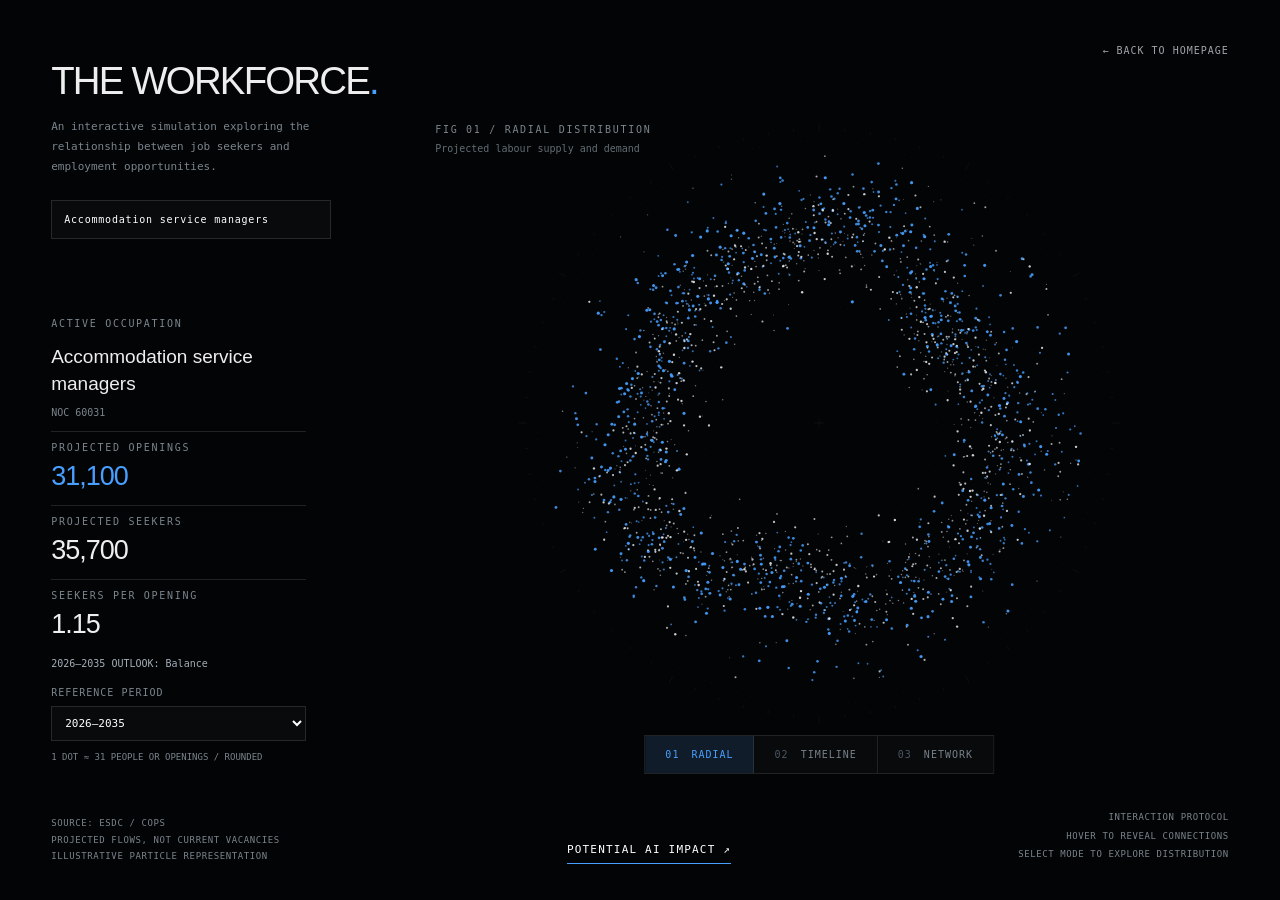
<file: job-market-project/simulation.html>
<!DOCTYPE html>
<html lang="en">
  <head>
    <meta charset="UTF-8" />
    <meta name="viewport" content="width=device-width, initial-scale=1" />
    <title>Labour Market Simulation</title>
    <link rel="stylesheet" href="simulation.css" />
  </head>

  <body>
    <div id="simulation-canvas">
      <canvas id="workforce"></canvas>
    </div>

    <main class="interface">
      <header class="topbar">
        <div>
          <h1>THE WORKFORCE<span>.</span></h1>

          <p class="description">
            An interactive simulation exploring the relationship between job
            seekers and employment opportunities.
          </p>

          <div class="search">
            <input
              id="search"
              placeholder="SEARCH OCCUPATION / NOC"
              autocomplete="off"
              aria-label="Search occupations"
            />
            <div id="results" hidden></div>
          </div>
        </div>

        <a class="back-button" href="index.html"> ← BACK TO HOMEPAGE </a>
      </header>

      <section class="stats">
        <p class="small-label">ACTIVE OCCUPATION</p>

        <h2 id="occupation-name">Loading occupations...</h2>
        <p id="noc"></p>

        <div class="stat-group">
          <p class="small-label">PROJECTED OPENINGS</p>
          <h3 id="openings" class="blue">—</h3>
        </div>

        <div class="stat-group">
          <p class="small-label">PROJECTED SEEKERS</p>
          <h3 id="seekers">—</h3>
        </div>

        <div class="stat-group">
          <p class="small-label">SEEKERS PER OPENING</p>
          <h3 id="ratio">—</h3>
        </div>

        <p id="outlook"></p>

        <label class="year-label" for="year"> REFERENCE PERIOD </label>

        <select id="year">
          <option value="total">2026–2035</option>
        </select>

        <p id="scale"></p>
      </section>

      <section class="visual-heading">
        <p class="small-label" id="figure-number">
          FIG 01 / RADIAL DISTRIBUTION
        </p>
        <p id="figure-description">Projected labour supply and demand</p>
      </section>

      <div class="mode-selector">
        <button class="active" data-mode="0"><span>01</span> RADIAL</button>

        <button data-mode="1"><span>02</span> TIMELINE</button>

        <button data-mode="2"><span>03</span> NETWORK</button>
      </div>

      <div id="tooltip" hidden></div>

      <footer class="bottom-panel">
        <div class="technical-info">
          SOURCE: ESDC / COPS<br />
          PROJECTED FLOWS, NOT CURRENT VACANCIES<br />
          ILLUSTRATIVE PARTICLE REPRESENTATION
        </div>

        <a id="ai-link" class="ai-link" href="exposure.html">
          POTENTIAL AI IMPACT ↗
        </a>

        <div class="interaction-protocol">
          <p>INTERACTION PROTOCOL</p>
          <p>HOVER TO REVEAL CONNECTIONS</p>
          <p>SELECT MODE TO EXPLORE DISTRIBUTION</p>
        </div>
      </footer>
    </main>

    <script src="simulation.js"></script>
  </body>
</html>
</file>
<file: job-market-project/simulation.css>
:root {
  --background: #030405;
  --white: #eeeeee;
  --muted: #7b858d;
  --blue: #479fff;
  --border: rgba(255, 255, 255, 0.12);
}

* {
  box-sizing: border-box;
}

html,
body {
  margin: 0;
  padding: 0;
  width: 100%;
  height: 100%;
  overflow: hidden;
  background: var(--background);
  color: var(--white);
  font-family: Arial, sans-serif;
}

button,
input,
select {
  font-family: monospace;
}

#simulation-canvas {
  position: fixed;
  inset: 0;
  z-index: 0;
}

#simulation-canvas canvas {
  display: block;
  width: 100%;
  height: 100%;
}

.interface {
  position: relative;
  width: 100%;
  height: 100dvh;
  z-index: 1;
  pointer-events: none;
}

.topbar {
  position: absolute;
  top: 5%;
  left: 4%;
  right: 4%;
  display: flex;
  justify-content: space-between;
  align-items: flex-start;
}

.small-label {
  font-family: monospace;
  font-size: 10px;
  letter-spacing: 1.7px;
  color: var(--muted);
  line-height: 1.6;
}

h1 {
  font-size: clamp(28px, 3vw, 44px);
  font-weight: 400;
  letter-spacing: -1.8px;
  margin: 14px 0;
}

h1 span,
.blue {
  color: var(--blue);
}

.description {
  max-width: 280px;
  font-family: monospace;
  font-size: 11px;
  line-height: 1.8;
  color: var(--muted);
}

.back-button {
  pointer-events: auto;
  color: #a0a5aa;
  font-family: monospace;
  font-size: 10px;
  letter-spacing: 1px;
  text-decoration: none;
}

.back-button:hover {
  color: white;
}

/* SEARCH */

.search {
  position: relative;
  width: 280px;
  margin-top: 24px;
  pointer-events: auto;
}

.search input {
  width: 100%;
  padding: 13px 12px;
  border: 1px solid var(--border);
  background: #080a0c;
  color: white;
  outline: none;
  font-size: 10px;
  letter-spacing: 0.8px;
}

.search input:focus {
  border-color: var(--blue);
}

#results {
  position: absolute;
  top: 100%;
  left: 0;
  width: 100%;
  max-height: 280px;
  overflow-y: auto;
  background: #0a0c0f;
  border: 1px solid var(--border);
  z-index: 20;
}

.result {
  display: block;
  width: 100%;
  padding: 12px;
  background: transparent;
  border: 0;
  border-bottom: 1px solid var(--border);
  text-align: left;
  color: #dddddd;
  font-size: 11px;
  line-height: 1.5;
  cursor: pointer;
}

.result:hover,
.result:focus {
  background: #14202d;
  color: var(--blue);
}

.result small {
  display: block;
  margin-top: 4px;
  color: var(--muted);
}

/* STATISTICS */

.stats {
  position: absolute;
  left: 4%;
  top: 34%;
  width: 255px;
}

.stats h2 {
  margin: 12px 0 5px;
  font-size: 19px;
  font-weight: 400;
  line-height: 1.4;
}

#noc {
  font-family: monospace;
  font-size: 10px;
  color: var(--muted);
}

.stat-group {
  border-top: 1px solid var(--border);
  padding-top: 8px;
  margin-top: 13px;
}

.stat-group p {
  margin: 0;
}

.stat-group h3 {
  margin: 5px 0;
  font-size: 27px;
  font-weight: 400;
  letter-spacing: -1px;
  font-variant-numeric: tabular-nums;
}

#outlook {
  font-family: monospace;
  font-size: 10px;
  line-height: 1.7;
  color: #a4aeb7;
  margin: 15px 0;
}

.year-label {
  display: block;
  font-family: monospace;
  font-size: 10px;
  letter-spacing: 1px;
  color: var(--muted);
  margin-bottom: 8px;
}

#year {
  pointer-events: auto;
  width: 100%;
  padding: 9px;
  border: 1px solid var(--border);
  background: #080a0c;
  color: white;
  font-size: 11px;
  color-scheme: dark;
}

#scale {
  font-family: monospace;
  font-size: 9px;
  line-height: 1.7;
  color: var(--muted);
}

.legend {
  display: flex;
  gap: 18px;
  margin-top: 15px;
  font-family: monospace;
  font-size: 9px;
  letter-spacing: 1px;
}

.dot {
  display: inline-block;
  width: 6px;
  height: 6px;
  margin-right: 5px;
  border-radius: 50%;
}

.opening {
  background: var(--blue);
}

.seeker {
  background: white;
}

/* VISUALIZATION */

.visual-heading {
  position: absolute;
  top: 13%;
  left: 34%;
}

.visual-heading p {
  margin: 5px 0;
}

#figure-description {
  font-family: monospace;
  font-size: 10px;
  color: #626d76;
}

.mode-selector {
  position: absolute;
  left: 64%;
  bottom: 14%;
  transform: translateX(-50%);
  display: flex;
  pointer-events: auto;
  border: 1px solid var(--border);
}

.mode-selector button {
  background: #080a0c;
  border: 0;
  border-right: 1px solid var(--border);
  color: #77818a;
  padding: 13px 20px;
  font-size: 10px;
  letter-spacing: 1px;
  cursor: pointer;
  white-space: nowrap;
  transition: background 0.2s, color 0.2s;
}

.mode-selector button:last-child {
  border-right: 0;
}

.mode-selector button span {
  color: #4c5863;
  margin-right: 5px;
}

.mode-selector button:hover {
  color: white;
}

.mode-selector button.active {
  background: #101c29;
  color: var(--blue);
}

.mode-selector button.active span {
  color: var(--blue);
}

#tooltip {
  position: fixed;
  padding: 10px 12px;
  background: rgba(8, 12, 17, 0.96);
  border: 1px solid var(--border);
  font-family: monospace;
  font-size: 10px;
  line-height: 1.8;
  color: white;
  z-index: 30;
}

/* FOOTER */

.bottom-panel {
  position: absolute;
  bottom: 4%;
  left: 4%;
  right: 4%;
  display: flex;
  justify-content: space-between;
  align-items: flex-end;
}

.technical-info,
.interaction-protocol {
  font-family: monospace;
  font-size: 9px;
  line-height: 1.8;
  letter-spacing: 0.6px;
  color: var(--muted);
}

.interaction-protocol {
  text-align: right;
}

.interaction-protocol p {
  margin: 2px 0;
}

.ai-link {
  pointer-events: auto;
  color: white;
  font-family: monospace;
  font-size: 11px;
  letter-spacing: 1.2px;
  text-decoration: none;
  border-bottom: 1px solid var(--blue);
  padding-bottom: 7px;
}

.ai-link:hover {
  color: var(--blue);
}

/* RESPONSIVE */

@media (max-height: 800px) and (min-width: 801px) {
  .stats {
    top: 32%;
  }

  .stat-group {
    margin-top: 7px;
    padding-top: 5px;
  }

  .stat-group h3 {
    font-size: 23px;
  }

  .topbar {
    top: 3%;
  }

  .bottom-panel {
    bottom: 2%;
  }
}

@media (max-width: 800px) {
  html,
  body {
    height: auto;
    overflow-y: auto;
  }

  #simulation-canvas {
    position: absolute;
    top: 250px;
    height: 380px;
  }

  .interface {
    height: auto;
    min-height: 100vh;
    padding: 25px;
  }

  .topbar,
  .stats,
  .bottom-panel,
  .visual-heading,
  .mode-selector {
    position: relative;
    inset: auto;
    transform: none;
  }

  .topbar {
    display: block;
    height: 240px;
  }

  .back-button {
    display: inline-block;
    margin-top: 15px;
  }

  .search {
    width: 100%;
    max-width: 320px;
    margin-top: 15px;
  }

  .visual-heading {
    margin-top: 10px;
  }

  .stats {
    width: 100%;
    margin-top: 410px;
  }

  .mode-selector {
    margin: 25px 0;
    width: fit-content;
    max-width: 100%;
  }

  .mode-selector button {
    padding: 12px;
  }

  .bottom-panel {
    gap: 20px;
    flex-direction: column;
    align-items: flex-start;
  }

  .interaction-protocol {
    display: none;
  }
}
</file>
